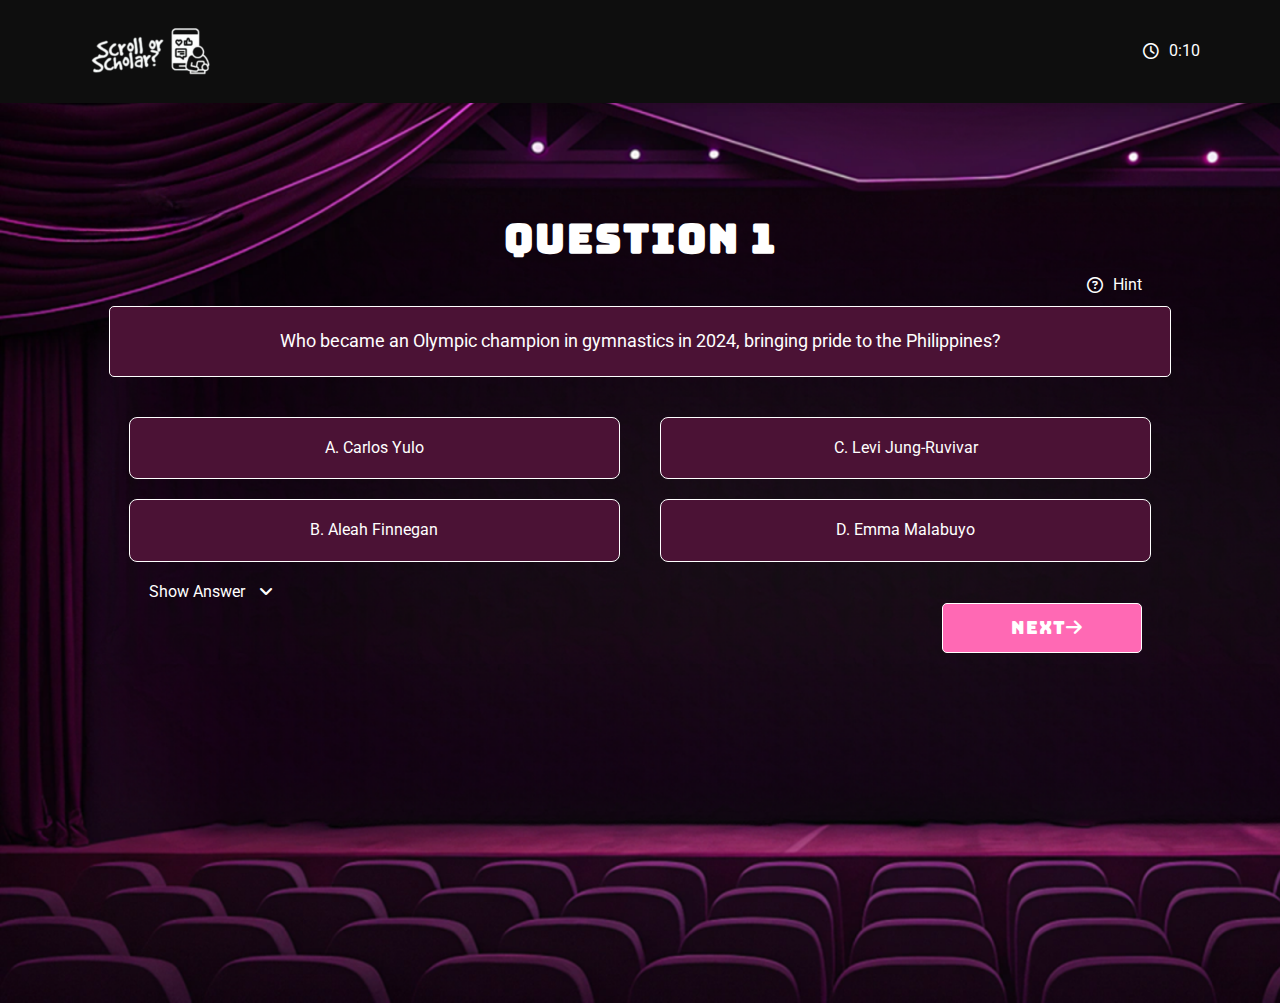
<file: quiz.html>
<!DOCTYPE html>
<html lang="en">
<head>
    <meta charset="UTF-8">
    <meta name="viewport" content="width=device-width, initial-scale=1.0">
    <link rel="icon" href="assets/logo.png" type="image/x-icon">
    <title>Scroll or Scholar</title>
    
    <link rel="stylesheet" href="css/global.css">
    <link rel="stylesheet" href="css/quiz.css">
    <link rel="stylesheet" href="https://cdnjs.cloudflare.com/ajax/libs/font-awesome/6.4.2/css/all.min.css">
    <link rel="preconnect" href="https://fonts.googleapis.com">
    <link rel="preconnect" href="https://fonts.gstatic.com" crossorigin>
    <link href="https://fonts.googleapis.com/css2?family=Bungee&family=DM+Sans:ital,opsz,wght@0,9..40,100..1000;1,9..40,100..1000&family=Roboto:ital,wght@0,100..900;1,100..900&display=swap" rel="stylesheet">
</head>
<body>
    <header class="header">
        <div class="container">
            <a href="index.html">
                <img class="logo" src="assets/logo.png" alt="Scroll or Scholar Logo">
            </a>
            <div class="timer">
                <i class="fa-regular fa-clock"></i>
                <div id="timer">0:00</div>
            </div>
        </div>
    </header>

    <main class="quiz-page">
        <div class="container">
            <h4>Question 1</h4>

            <div class="hint">
                <i class="fa-regular fa-circle-question"></i>
                <a href="">Hint</a>
            </div>

            <div class="question-panel">
                <p>Who became an Olympic champion in gymnastics in 2024, bringing pride to the Philippines?</p>
            </div>

            <div class="choices-card-wrapper">
                <div class="column-1">
                    <div class="choice-card">
                        A. Carlos Yulo
                    </div>
                    <div class="choice-card">
                        B. Aleah Finnegan
                    </div>
                </div>
                <div class="column-2">
                    <div class="choice-card">
                        C. Levi Jung-Ruvivar
                    </div>
                    <div class="choice-card">
                        D. Emma Malabuyo
                    </div>
                </div>
            </div>

            <div class="show-answer">
                <a href="">Show Answer</a>
                <i class="fa-solid fa-angle-down"></i>
            </div>

            <div class="result-btn">
                <a class="btn" href="">Next<i class="fa-solid fa-arrow-right"></i></a>
            </div>
        </div>
    </main>
    <script src="js/quiz-data.js"></script>
    <script src="js/global.js"></script>
    <script src="js/quiz.js"></script>
</body>
</html>
</file>
<file: css/global.css>
* {
    margin: 0;
    padding: 0;
    list-style: none;
    box-sizing: border-box;
}

:root {
    --primary-color: #ffffff;
    --secondary-color: #ffff66;
    --accent-color: #ff69b4;
    --background-color: #0E0E0E;
    --dark-color: #4b1235;
    --correct-color: #67d154;
    --wrong-color: #ff6980;
    --transition: all 0.3s ease;
    --heading-text: 'Bungee', sans-serif;
}

body {
    background-color: var(--background-color);
    line-height: 1.3;
    font-family: "Roboto", sans-serif;
}

h1,
h2 {
    font-family: var(--heading-text);
}

.container {
    width: 100%;
    max-width: 1500px;
    margin: 0 auto;
}

.logo {
    display: flex;
    padding-top: 3px;
}

.btn {
    position: relative;
    display: inline-flex;
    width: 200px;
    height: 50px;
    justify-content: center;
    align-items: center;
    background-color: var(--accent-color);
    border: 0.5px solid var(--primary-color);
    border-radius: 5px;
    color: var(--primary-color);
    text-decoration: none;
    font-family: var(--heading-text);
    letter-spacing: 1px;
    font-size: 18px;
    z-index: 1;
    overflow: hidden;
    transition: .5s;
}

.btn::before {
    content: ' ';
    position: absolute;
    top: 0;
    left: 0;
    width: 0;
    height: 100%;
    background-color: var(--primary-color);
    z-index: -1;
    transition: .5s;
}

.btn {
    background-color: var(--accent-color);
    color: var(--primary-color);
}

.btn:hover {
    color: var(--dark-color);
}

.btn::before {
    background-color: var(--primary-color);
}

.btn:hover::before {
    width: 100%;
}
</file>
<file: css/quiz.css>
.header {
    position: sticky;
    display: flex;
    justify-content: space-between;
    align-items: center;
    width: 100%;
    background-color: var(--background-color);
    color: var(--primary-color);
    z-index: 1000;
    top: 0;
}

.header .container {
    display: flex;
    justify-content: space-between;
    align-items: center;
    padding: 20px 80px;
}

.timer {
    display: flex;
    justify-content: flex-end;
    gap: 10px;
    align-items: center;
}

.quiz-page {
    background: url(../assets/bg/bg-3.png);
    background-size: cover;
    background-repeat: no-repeat;
    display: flex;
    min-height: 100vh;
    width: 100%;
}

.quiz-page .container {
    margin-top: 90px;
    width: 100%;
    padding: 20px 50px;
    display: flex;
    flex-direction: column;
    align-items: center;
}

.quiz-page h4 {
    color: var(--primary-color);
    font-family: var(--heading-text);
    font-size: 40px;
    font-weight: 800;
    margin-bottom: 10px;
    letter-spacing: 2px;
    text-align: center;
}

.hint {
    display: flex;
    flex-direction: row;
    align-items: center;
    color: var(--primary-color);
    width: 85%;
    justify-content: flex-end;
}

.quiz-page a {
    color: var(--primary-color);
    text-decoration: none;
    padding-left: 10px;
    text-align: center;
}

.question-panel {
    background-color: var(--dark-color);
    width: 90%;
    margin-top: 10px;
    height: auto;
    text-align: center;
    padding: 20px;
    border: 0.5px solid var(--primary-color);
    color: var(--primary-color);
    font-size: 18px;
    line-height: 1.6;
    margin-bottom: 20px;
    border-radius: 5px;
}

.choices-card-wrapper {
    width: 90%;
    display: flex;
    justify-content: space-between;
    flex-direction: row;
    gap: 20px;
    padding: 0 20px;
    margin-top: 20px;
}

.column-1, .column-2 {
    display: flex;
    flex-direction: column;
    gap: 20px;
    width: 48%;
}

.choice-card {
    background-color: var(--dark-color);
    padding: 20px;
    text-align: center;
    border: 0.5px solid var(--primary-color);
    border-radius: 8px;
    color: var(--primary-color);
    cursor: pointer;
    transition: background-color 0.3s;
}
  
.choice-card.selected {
    background-color: var(--secondary-color);
    color: var(--dark-color);
}
  
.choice-card.correct {
    background-color: var(--correct-color);
    color: var(--dark-color);
}
  
.choice-card.incorrect {
    background-color: var(--wrong-color);
    color: var(--dark-color);
}

.choice-card:hover {
    background-color: var(--primary-color);
    color: var(--background-color);
}

.show-answer {
    color: var(--primary-color);
    margin-top: 20px;
    width: 85%;
    text-align: left;
}

.show-answer a {
    margin-right: 10px;
}

.result-btn {
    width: 85%;
    display: flex;
    justify-content: flex-end;
}

@media (max-width: 768px) {
    .quiz-page {
        background-position: center;
    }

    .quiz-page .container {
        padding: 10px 30px;
    }

    .question-panel {
        width: 100%;
        font-size: 15px;
        padding: 15px;
        line-height: 1.2;
    }

    .choices-card-wrapper {
        flex-direction: column;
        align-items: center;
        padding: 0;
        margin-top: 10px;
    }

    .column-1,
    .column-2 {
        width: 100%;
    }

    .choice-card {
        width: 100%;
        font-size: 15px;
        padding: 15px;
    }

    .show-answer {
        text-align: center;
    }

    .result-btn {
        justify-content: center;
        margin-top: 50px;
    }

    .result-btn {
        justify-content: center;
    }
}
</file>
